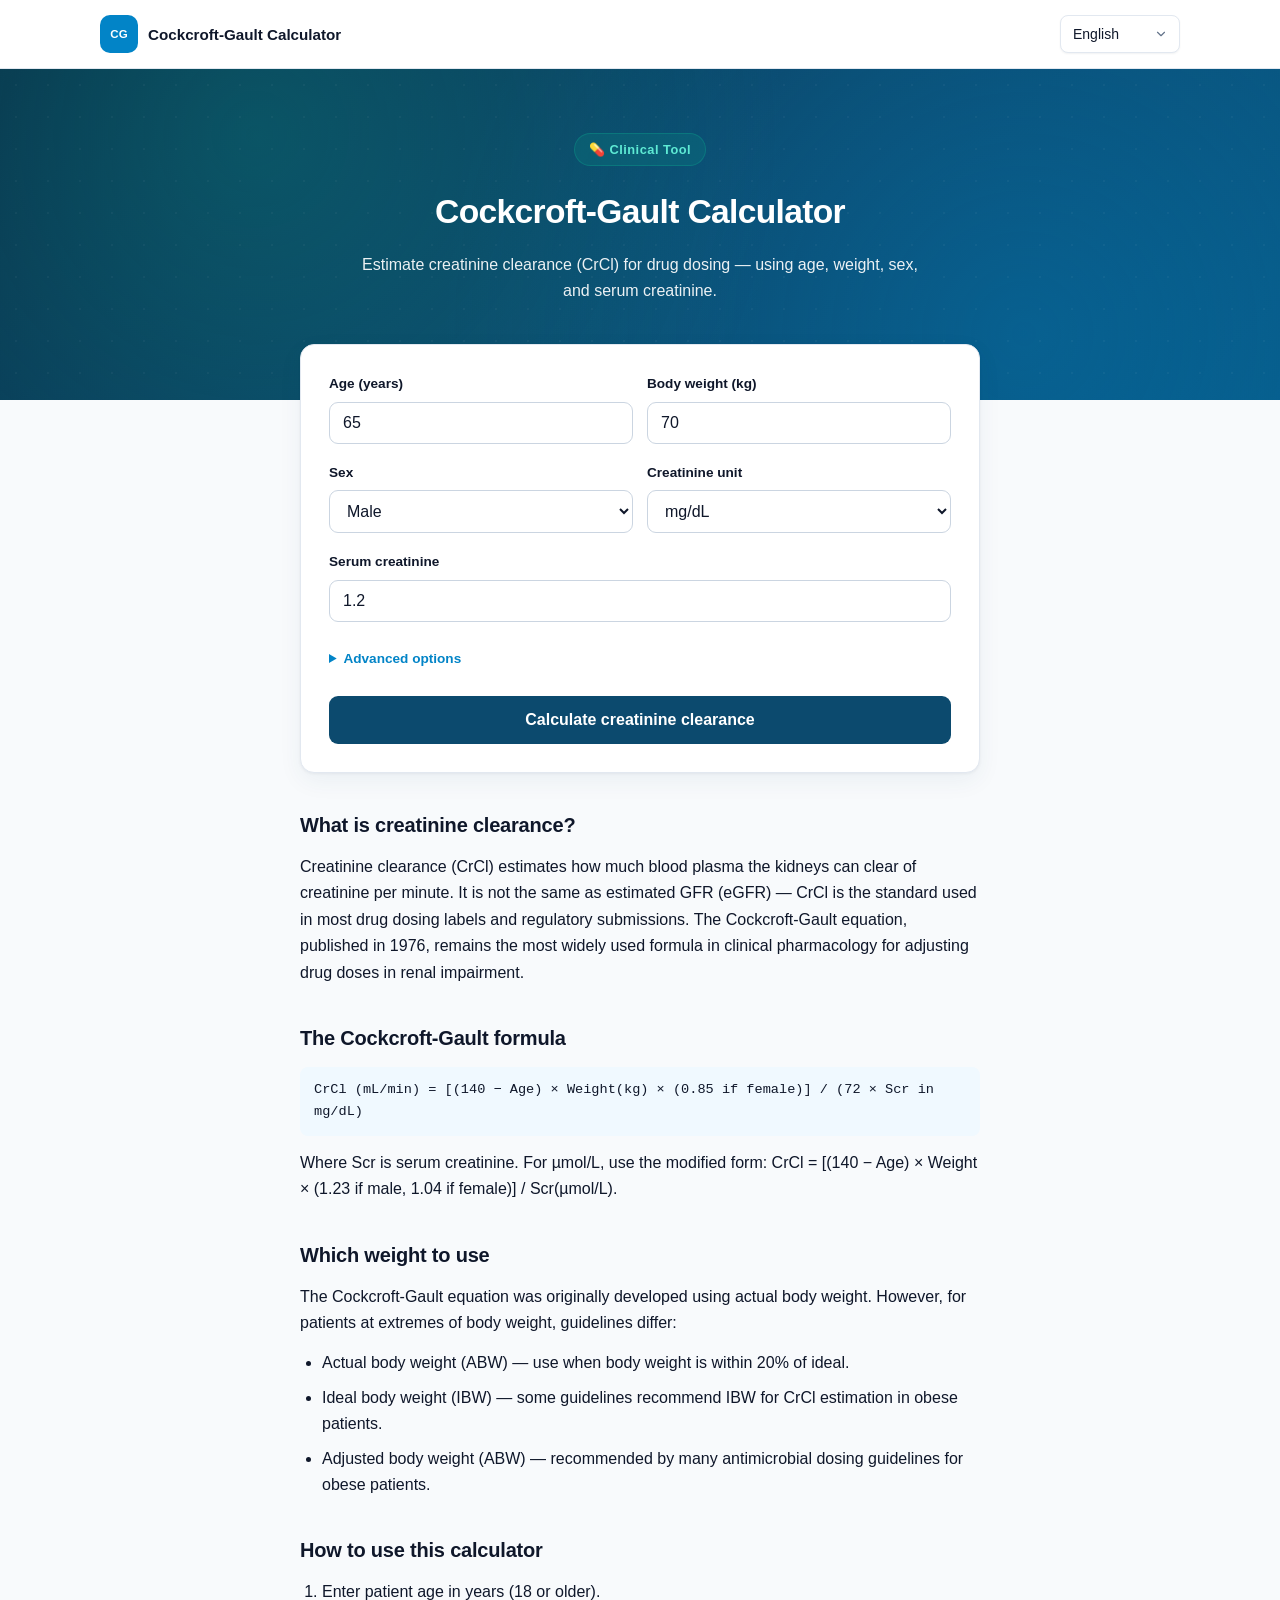
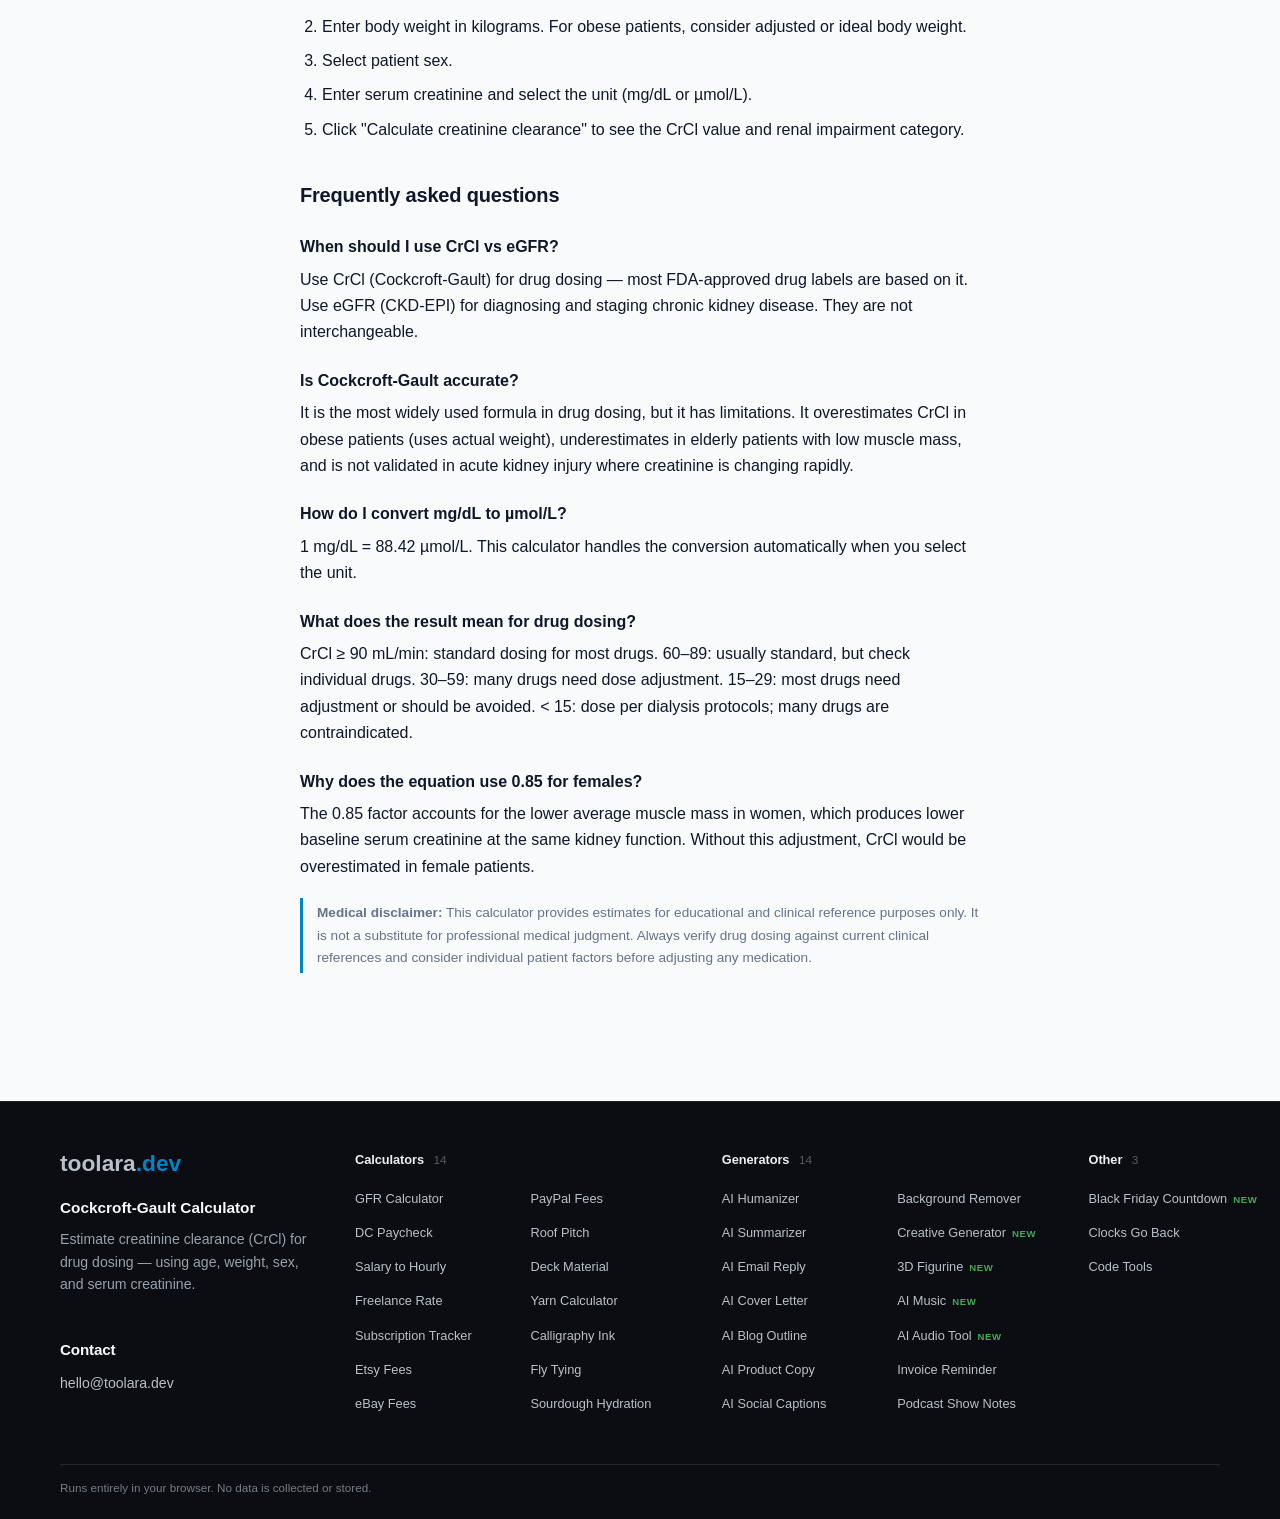
<file: index.html>
<!DOCTYPE html>
<html lang="en">
<head>
<meta charset="UTF-8">
<meta name="viewport" content="width=device-width, initial-scale=1.0">
<title>Cockcroft-Gault Calculator — Creatinine Clearance (CrCl) for Drug Dosing</title>
<meta name="description" content="Free Cockcroft-Gault calculator. Estimate creatinine clearance (CrCl) for drug dosing, using age, weight, sex, and serum creatinine. Includes renal impairment staging.">
<meta name="keywords" content="cockcroft-gault calculator, creatinine clearance calculator, crcl calculator, renal function calculator, drug dosing renal impairment">
<meta name="robots" content="index, follow, max-snippet:-1, max-image-preview:large">
<meta name="theme-color" content="#0c4a6e">

<link rel="canonical" href="https://crcl.toolara.dev/">
<link rel="alternate" hreflang="en" href="https://crcl.toolara.dev/">
<link rel="alternate" hreflang="zh-Hans" href="https://crcl.toolara.dev/zh/">
<link rel="alternate" hreflang="x-default" href="https://crcl.toolara.dev/">

<meta property="og:type" content="website">
<meta property="og:title" content="Cockcroft-Gault Calculator — Creatinine Clearance (CrCl)">
<meta property="og:description" content="Estimate creatinine clearance for drug dosing using the Cockcroft-Gault equation.">
<meta property="og:url" content="https://crcl.toolara.dev/">
<meta property="og:image" content="https://crcl.toolara.dev/og-image.png">
<meta property="og:image:width" content="1200">
<meta property="og:image:height" content="630">
<meta property="og:image:alt" content="Cockcroft-Gault Calculator — Creatinine Clearance (CrCl)">
<meta name="twitter:card" content="summary_large_image">
<meta name="twitter:image" content="https://crcl.toolara.dev/og-image.png">
<meta property="og:locale" content="en_US">

<script type="application/ld+json">
{
  "@context": "https://schema.org",
  "@type": "WebApplication",
  "name": "Cockcroft-Gault Calculator",
  "url": "https://crcl.toolara.dev/",
  "applicationCategory": "HealthApplication",
  "operatingSystem": "Any",
  "description": "Free Cockcroft-Gault calculator for creatinine clearance estimation in drug dosing.",
  "offers": { "@type": "Offer", "price": "0", "priceCurrency": "USD" }
}
</script>

<link rel="stylesheet" href="/css/style.css">
<style id="footer-groups-css">
.site-footer-grid{grid-template-columns:minmax(0,0.85fr) minmax(0,2.65fr)!important;gap:40px!important}
.site-footer-column:nth-child(2){grid-row:1/span 2!important}
.site-footer-column:nth-child(3){grid-column:1!important;grid-row:2!important}
.site-footer-explore{display:grid;grid-template-columns:repeat(3,minmax(0,1fr));gap:22px 20px;align-content:start}
.site-footer-group{min-width:0}
.site-footer-group-title{margin:0 0 9px;padding-bottom:8px;border-bottom:1px solid rgba(255,255,255,0.16);color:#f8fafc;font-size:0.7rem;font-weight:700;letter-spacing:0.06em;text-transform:uppercase;opacity:.75}
.site-footer-group .site-footer-links{display:grid!important;grid-template-columns:minmax(0,1fr)!important;gap:7px;font-size:0.85rem;line-height:1.4}
@media(max-width:960px){.site-footer-grid{grid-template-columns:1fr!important;gap:30px!important}
.site-footer-column:nth-child(2){grid-row:auto!important}.site-footer-column:nth-child(3){grid-column:auto!important;grid-row:auto!important}
.site-footer-explore{grid-template-columns:repeat(2,minmax(0,1fr))}}
</style>
<style id="fc-cloud-css">
/* Footer tool columns - Linear style (design v3-A) */
.site-footer-grid{grid-template-columns:1.05fr 1.35fr 1.35fr 0.55fr !important;gap:44px !important}
/* 覆盖子站旧版 nth-child 网格定位残留 */
.site-footer .site-footer-column:nth-child(2),.site-footer .site-footer-column:nth-child(3),.site-footer .site-footer-column:nth-child(4){grid-row:auto !important;grid-column:auto !important;display:block !important}
.site-footer .fa-h4{font-size:0.8rem;font-weight:600;color:#eceef0;margin:0 0 16px;letter-spacing:-0.005em}
.site-footer .fa-h4 .n{color:#565b63;font-weight:500;margin-left:6px;font-size:0.74rem}
.site-footer ul.fa-list{list-style:none;margin:0;padding:0;columns:2;column-gap:28px}
.site-footer ul.fa-list.single{columns:1}
.site-footer ul.fa-list li{margin-bottom:11px;break-inside:avoid}
.site-footer ul.fa-list a{font-size:0.8rem;color:#83898f;text-decoration:none;transition:color 0.12s;white-space:nowrap}
.site-footer ul.fa-list a:hover{color:#f0f2f4}
.site-footer ul.fa-list a .fa-new{color:#46a758;font-size:0.6rem;font-weight:700;letter-spacing:0.06em;margin-left:6px}
.site-footer .fa-contact{margin-top:18px}.site-footer .fa-contact-h{margin:42px 0 10px !important;color:#f8fafc;font-size:0.95rem;font-weight:650}
@media(max-width:960px){.site-footer-grid{grid-template-columns:1fr 1fr !important;gap:32px !important}}
@media(max-width:640px){.site-footer-grid{grid-template-columns:1fr !important;gap:26px !important}}
</style></head>
<body>
<header class="site-header"><div class="site-header-inner"><a class="site-brand" href="/" aria-label="cockcroft-gault-calculator"><span class="site-brand-mark" aria-hidden="true">CG</span><span class="site-brand-name" data-i18n="title"></span></a><nav class="site-nav" aria-label="Site navigation"><select id="langSelect" onchange="setLang(this.value)" aria-label="Language">
      <option value="en">English</option>
      <option value="zh">简体中文</option>
    </select></nav></div></header>


<header class="hero">

  <div class="hero-inner">
    <div class="hero-badge">💊 Clinical Tool</div>
    <h1 data-i18n="title">Cockcroft-Gault Calculator</h1>
    <p data-i18n="subtitle">Estimate creatinine clearance (CrCl) for drug dosing — using age, weight, sex, and serum creatinine.</p>
  </div>
</header>

<main class="wrap">
  <section class="card">
    <h2 class="visually-hidden" data-i18n="calcHeading">Calculator</h2>

    <div class="row">
      <div>
        <label for="age" data-i18n="ageLabel">Age (years)</label>
        <input type="number" id="age" min="18" max="120" placeholder="65" value="65" inputmode="numeric">
      </div>
      <div>
        <label for="weight" data-i18n="weightLabel">Body weight (kg)</label>
        <input type="number" id="weight" min="1" max="300" step="0.1" placeholder="70" value="70" inputmode="decimal">
      </div>
    </div>

    <div class="row">
      <div>
        <label for="sex" data-i18n="sexLabel">Sex</label>
        <select id="sex">
          <option value="male" data-i18n="male">Male</option>
          <option value="female" data-i18n="female">Female</option>
        </select>
      </div>
      <div>
        <label for="creatUnit" data-i18n="creatUnitLabel">Creatinine unit</label>
        <select id="creatUnit">
          <option value="mgdl" data-i18n="unitMgdl">mg/dL</option>
          <option value="umol" data-i18n="unitUmol">µmol/L</option>
        </select>
      </div>
    </div>

    <label for="creat" data-i18n="creatLabel">Serum creatinine</label>
    <input type="number" id="creat" min="0.1" step="0.01" placeholder="1.2" value="1.2" inputmode="decimal">

    <details class="advanced">
      <summary data-i18n="advancedLabel">Advanced options</summary>
      <label for="weightType" data-i18n="weightTypeLabel">Weight type</label>
      <select id="weightType">
        <option value="actual" data-i18n="weightActual">Actual body weight</option>
        <option value="ideal" data-i18n="weightIdeal">Ideal body weight (IBW)</option>
        <option value="adjusted" data-i18n="weightAdjusted">Adjusted body weight (ABW)</option>
      </select>
      <p class="hint" data-i18n="weightHint">For obese patients, some guidelines recommend using adjusted body weight (ABW) instead of actual body weight.</p>
    </details>

    <button class="calc" type="button" onclick="calculate()" data-i18n="calcBtn">Calculate creatinine clearance</button>

    <div id="result" role="region" aria-live="polite">
      <div class="result-label" data-i18n="resultLabel">Estimated creatinine clearance</div>
      <div class="crcl-value"><span id="crclNum">—</span><span class="crcl-unit"> mL/min</span></div>
      <div class="stage-note" id="stageNote"></div>

      <div class="breakdown">
        <div class="bd-row"><span data-i18n="bdFormula">Formula used</span><strong id="bdFormula">—</strong></div>
        <div class="bd-row"><span data-i18n="bdAge">Age</span><strong id="bdAge">—</strong></div>
        <div class="bd-row"><span data-i18n="bdWeight">Weight used</span><strong id="bdWeight">—</strong></div>
        <div class="bd-row"><span data-i18n="bdSex">Sex</span><strong id="bdSex">—</strong></div>
        <div class="bd-row"><span data-i18n="bdCreat">Serum creatinine</span><strong id="bdCreat">—</strong></div>
      </div>

      <div class="renal-stages">
        <h3 data-i18n="stagesTitle">Renal function staging (CrCl)</h3>
        <table>
          <thead>
            <tr><th data-i18n="thCrcl">CrCl (mL/min)</th><th data-i18n="thStage">Category</th><th data-i18n="thDose">Typical drug dosing note</th></tr>
          </thead>
          <tbody>
            <tr><td>≥ 90</td><td data-i18n="stageNormal">Normal</td><td data-i18n="doseNormal">Standard dosing</td></tr>
            <tr><td>60–89</td><td data-i18n="stageMild">Mild impairment</td><td data-i18n="doseMild">Usually standard dosing; check individual drugs</td></tr>
            <tr><td>30–59</td><td data-i18n="stageModerate">Moderate impairment</td><td data-i18n="doseModerate">Many drugs require dose adjustment</td></tr>
            <tr><td>15–29</td><td data-i18n="stageSevere">Severe impairment</td><td data-i18n="doseSevere">Most drugs require dose adjustment or avoidance</td></tr>
            <tr><td>&lt; 15</td><td data-i18n="stageFailure">Kidney failure</td><td data-i18n="doseFailure">Dose per dialysis protocol; many drugs contraindicated</td></tr>
          </tbody>
        </table>
      </div>

      <div class="share-row">
        <button class="share-btn" type="button" onclick="copyShareLink()" data-i18n="shareBtn">Copy shareable link</button>
        <span class="share-copied" id="shareCopied" data-i18n="shareCopied">Copied!</span>
      </div>

      <div class="result-disclaimer" data-i18n="resultDisclaimer">Estimate only. Cockcroft-Gault is not validated in acute kidney injury, unstable creatinine, pregnancy, or extremes of body weight. Always consult clinical dosing references and adjust for individual patient factors.</div>
    </div>
  </section>

  <section>
    <h2 data-i18n="whatIsTitle">What is creatinine clearance?</h2>
    <p data-i18n="whatIsText">Creatinine clearance (CrCl) estimates how much blood plasma the kidneys can clear of creatinine per minute. It is not the same as estimated GFR (eGFR) — CrCl is the standard used in most drug dosing labels and regulatory submissions. The Cockcroft-Gault equation, published in 1976, remains the most widely used formula in clinical pharmacology for adjusting drug doses in renal impairment.</p>
  </section>

  <section>
    <h2 data-i18n="formulaTitle">The Cockcroft-Gault formula</h2>
    <p class="formula">CrCl (mL/min) = [(140 − Age) × Weight(kg) × (0.85 if female)] / (72 × Scr in mg/dL)</p>
    <p data-i18n="formulaText">Where Scr is serum creatinine. For µmol/L, use the modified form: CrCl = [(140 − Age) × Weight × (1.23 if male, 1.04 if female)] / Scr(µmol/L).</p>
  </section>

  <section>
    <h2 data-i18n="weightTitle">Which weight to use</h2>
    <p data-i18n="weightText">The Cockcroft-Gault equation was originally developed using actual body weight. However, for patients at extremes of body weight, guidelines differ:</p>
    <ul>
      <li data-i18n="wtActual"><strong>Actual body weight (ABW)</strong> — use when body weight is within 20% of ideal.</li>
      <li data-i18n="wtIdeal"><strong>Ideal body weight (IBW)</strong> — some guidelines recommend IBW for CrCl estimation in obese patients.</li>
      <li data-i18n="wtAdjusted"><strong>Adjusted body weight (ABW)</strong> — recommended by many antimicrobial dosing guidelines for obese patients.</li>
    </ul>
  </section>

  <section>
    <h2 data-i18n="howToTitle">How to use this calculator</h2>
    <ol>
      <li data-i18n="howTo1">Enter patient age in years (18 or older).</li>
      <li data-i18n="howTo2">Enter body weight in kilograms. For obese patients, consider adjusted or ideal body weight.</li>
      <li data-i18n="howTo3">Select patient sex.</li>
      <li data-i18n="howTo4">Enter serum creatinine and select the unit (mg/dL or µmol/L).</li>
      <li data-i18n="howTo5">Click "Calculate creatinine clearance" to see the CrCl value and renal impairment category.</li>
    </ol>
  </section>

  <section>
    <h2 data-i18n="faqTitle">Frequently asked questions</h2>
    <h3 data-i18n="faq1q">When should I use CrCl vs eGFR?</h3>
    <p data-i18n="faq1a">Use CrCl (Cockcroft-Gault) for drug dosing — most FDA-approved drug labels are based on it. Use eGFR (CKD-EPI) for diagnosing and staging chronic kidney disease. They are not interchangeable.</p>

    <h3 data-i18n="faq2q">Is Cockcroft-Gault accurate?</h3>
    <p data-i18n="faq2a">It is the most widely used formula in drug dosing, but it has limitations. It overestimates CrCl in obese patients (uses actual weight), underestimates in elderly patients with low muscle mass, and is not validated in acute kidney injury where creatinine is changing rapidly.</p>

    <h3 data-i18n="faq3q">How do I convert mg/dL to µmol/L?</h3>
    <p data-i18n="faq3a">1 mg/dL = 88.42 µmol/L. This calculator handles the conversion automatically when you select the unit.</p>

    <h3 data-i18n="faq4q">What does the result mean for drug dosing?</h3>
    <p data-i18n="faq4a">CrCl ≥ 90 mL/min: standard dosing for most drugs. 60–89: usually standard, but check individual drugs. 30–59: many drugs need dose adjustment. 15–29: most drugs need adjustment or should be avoided. &lt; 15: dose per dialysis protocols; many drugs are contraindicated.</p>

    <h3 data-i18n="faq5q">Why does the equation use 0.85 for females?</h3>
    <p data-i18n="faq5a">The 0.85 factor accounts for the lower average muscle mass in women, which produces lower baseline serum creatinine at the same kidney function. Without this adjustment, CrCl would be overestimated in female patients.</p>

    <div class="disclaimer" data-i18n="disclaimer"><strong>Medical disclaimer:</strong> This calculator provides estimates for educational and clinical reference purposes only. It is not a substitute for professional medical judgment. Always verify drug dosing against current clinical references and consider individual patient factors before adjusting any medication.</div>
  </section>
</main>

<footer class="footer site-footer">
<div class="site-footer-inner">
<div class="site-footer-grid"><section class="site-footer-column">
<a class="site-footer-wordmark" href="https://toolara.dev/" aria-label="toolara.dev">toolara<span class="tld">.dev</span></a>
<p class="site-footer-site-name" data-i18n="title">Cockcroft-Gault Calculator</p>
<p class="site-footer-description" data-i18n="subtitle">Estimate creatinine clearance (CrCl) for drug dosing — using age, weight, sex, and serum creatinine.</p>
<h2 class="fa-contact-h">Contact</h2><p class="site-footer-contact fa-contact"><a href="mailto:hello@toolara.dev">hello@toolara.dev</a></p></section><section class="site-footer-column"><h4 class="fa-h4">Calculators <span class="n">14</span></h4><ul class="fa-list"><li><a href="https://gfr.toolara.dev/">GFR Calculator</a></li><li><a href="https://dc-pay.toolara.dev/">DC Paycheck</a></li><li><a href="https://salary.toolara.dev/">Salary to Hourly</a></li><li><a href="https://freelance.toolara.dev/">Freelance Rate</a></li><li><a href="https://subscriptions.toolara.dev/">Subscription Tracker</a></li><li><a href="https://etsy.toolara.dev/">Etsy Fees</a></li><li><a href="https://ebay.toolara.dev/">eBay Fees</a></li><li><a href="https://paypal.toolara.dev/">PayPal Fees</a></li><li><a href="https://roof.toolara.dev/">Roof Pitch</a></li><li><a href="https://deck.toolara.dev/">Deck Material</a></li><li><a href="https://yarn.toolara.dev/">Yarn Calculator</a></li><li><a href="https://calligraphy.toolara.dev/">Calligraphy Ink</a></li><li><a href="https://flytying.toolara.dev/">Fly Tying</a></li><li><a href="https://sourdough.toolara.dev/">Sourdough Hydration</a></li></ul></section><section class="site-footer-column"><h4 class="fa-h4">Generators <span class="n">14</span></h4><ul class="fa-list"><li><a href="https://humanize.toolara.dev/">AI Humanizer</a></li><li><a href="https://summarize.toolara.dev/">AI Summarizer</a></li><li><a href="https://emailreply.toolara.dev/">AI Email Reply</a></li><li><a href="https://coverletter.toolara.dev/">AI Cover Letter</a></li><li><a href="https://blogoutline.toolara.dev/">AI Blog Outline</a></li><li><a href="https://productcopy.toolara.dev/">AI Product Copy</a></li><li><a href="https://captions.toolara.dev/">AI Social Captions</a></li><li><a href="https://background.toolara.dev/">Background Remover</a></li><li><a href="https://creative.toolara.dev/">Creative Generator<span class="fa-new">NEW</span></a></li><li><a href="https://figurine.toolara.dev/">3D Figurine<span class="fa-new">NEW</span></a></li><li><a href="https://music.toolara.dev/">AI Music<span class="fa-new">NEW</span></a></li><li><a href="https://audio.toolara.dev/">AI Audio Tool<span class="fa-new">NEW</span></a></li><li><a href="https://invoices.toolara.dev/">Invoice Reminder</a></li><li><a href="https://podcast.toolara.dev/">Podcast Show Notes</a></li></ul></section><section class="site-footer-column"><h4 class="fa-h4">Other <span class="n">3</span></h4><ul class="fa-list single"><li><a href="https://blackfriday.toolara.dev/">Black Friday Countdown<span class="fa-new">NEW</span></a></li><li><a href="https://clocksgoback.toolara.dev/">Clocks Go Back</a></li><li><a href="https://devtools.toolara.dev/">Code Tools</a></li></ul></section></div>
<div class="site-footer-bottom"><p class="site-footer-privacy" data-i18n="footer">Runs entirely in your browser. No data is collected or stored.</p></div>
</div>
</footer>

<script src="/js/i18n.js"></script>
<script src="/js/calculator.js"></script>
</body>
</html>
</file>
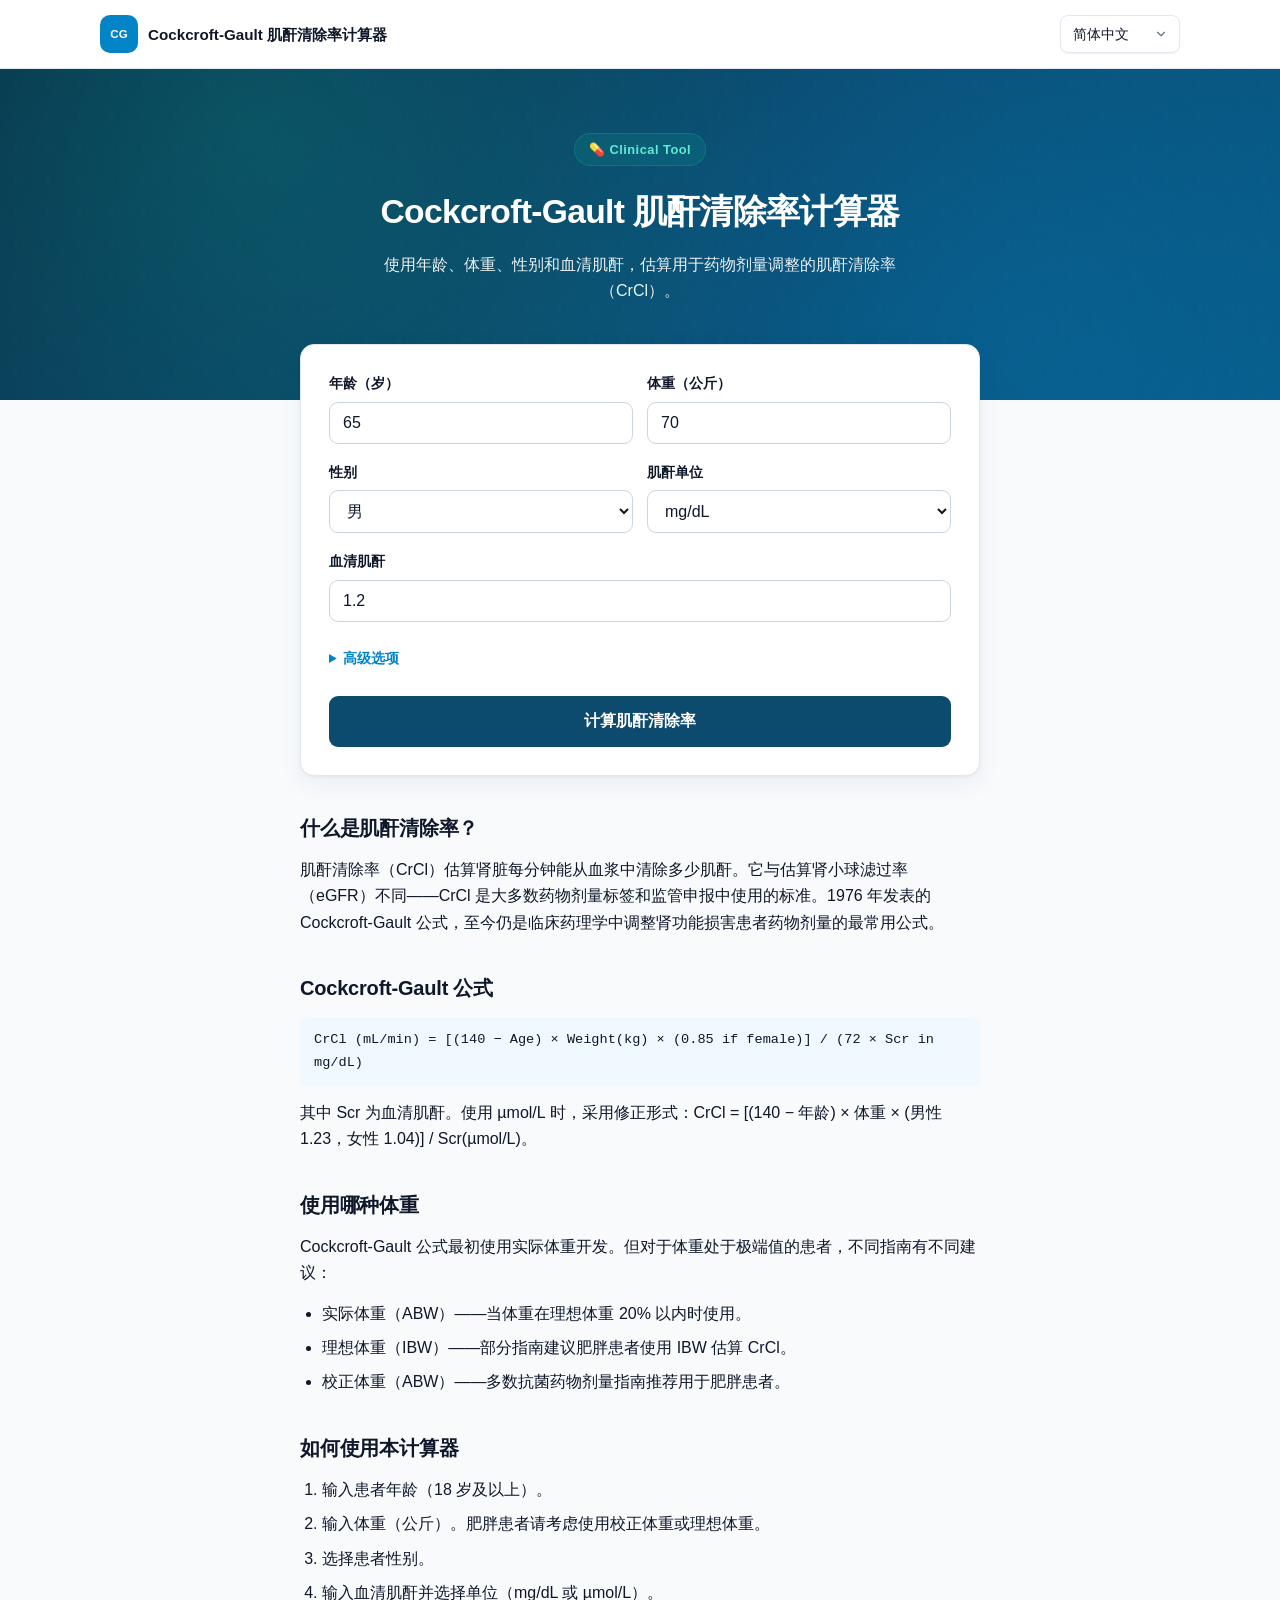
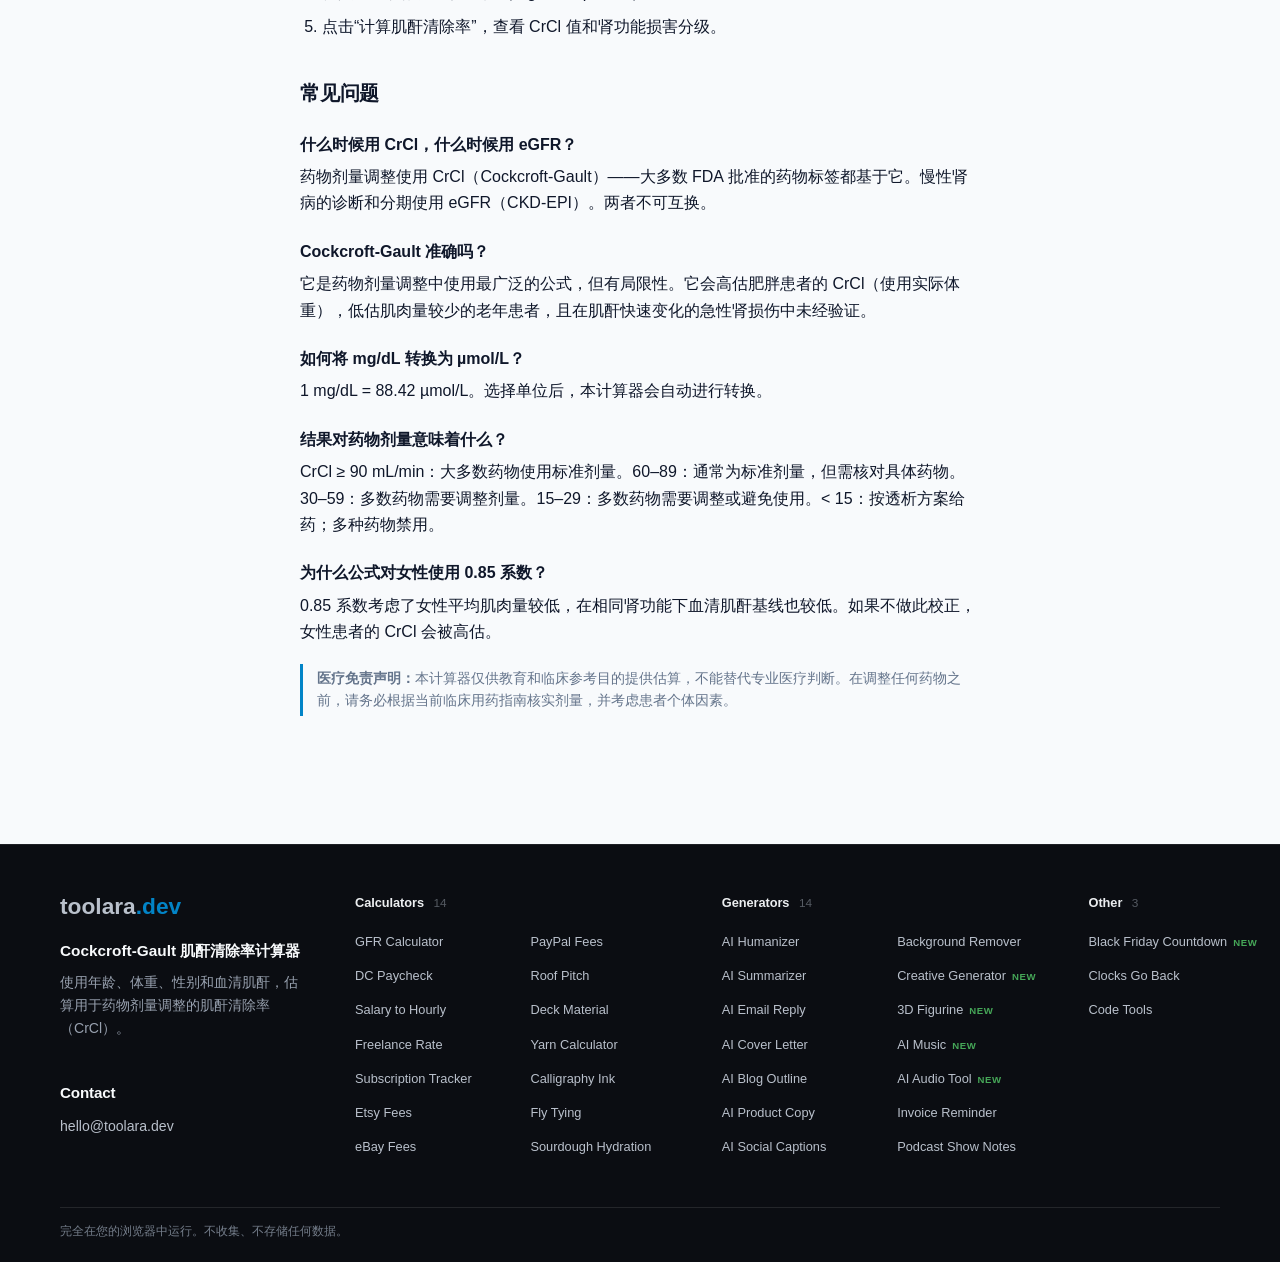
<file: zh/index.html>
<!DOCTYPE html>
<html lang="zh-Hans">
<head>
<meta charset="UTF-8">
<meta name="viewport" content="width=device-width, initial-scale=1.0">
<title>Cockcroft-Gault Calculator — Creatinine Clearance (CrCl) for Drug Dosing</title>
<meta name="description" content="Free Cockcroft-Gault calculator. Estimate creatinine clearance (CrCl) for drug dosing, using age, weight, sex, and serum creatinine. Includes renal impairment staging.">
<meta name="keywords" content="cockcroft-gault calculator, creatinine clearance calculator, crcl calculator, renal function calculator, drug dosing renal impairment">
<meta name="robots" content="index, follow, max-snippet:-1, max-image-preview:large">
<meta name="theme-color" content="#0c4a6e">

<link rel="canonical" href="https://crcl.toolara.dev/zh/">
<link rel="alternate" hreflang="en" href="https://crcl.toolara.dev/">
<link rel="alternate" hreflang="zh-Hans" href="https://crcl.toolara.dev/zh/">
<link rel="alternate" hreflang="x-default" href="https://crcl.toolara.dev/">

<meta property="og:type" content="website">
<meta property="og:title" content="Cockcroft-Gault Calculator — Creatinine Clearance (CrCl)">
<meta property="og:description" content="Estimate creatinine clearance for drug dosing using the Cockcroft-Gault equation.">
<meta property="og:url" content="https://crcl.toolara.dev/zh/">
<meta property="og:image" content="https://crcl.toolara.dev/og-image.png">
<meta property="og:image:width" content="1200">
<meta property="og:image:height" content="630">
<meta property="og:image:alt" content="Cockcroft-Gault Calculator — Creatinine Clearance (CrCl)">
<meta name="twitter:card" content="summary_large_image">
<meta name="twitter:image" content="https://crcl.toolara.dev/og-image.png">
<meta property="og:locale" content="en_US">

<script type="application/ld+json">
{
  "@context": "https://schema.org",
  "@type": "WebApplication",
  "name": "Cockcroft-Gault Calculator",
  "url": "https://crcl.toolara.dev/zh/",
  "applicationCategory": "HealthApplication",
  "operatingSystem": "Any",
  "description": "Free Cockcroft-Gault calculator for creatinine clearance estimation in drug dosing.",
  "offers": { "@type": "Offer", "price": "0", "priceCurrency": "USD" }
}
</script>

<script>window.__FORCE_LANG__ = 'zh';</script>
<link rel="stylesheet" href="/css/style.css">
<style id="footer-groups-css">
.site-footer-grid{grid-template-columns:minmax(0,0.85fr) minmax(0,2.65fr)!important;gap:40px!important}
.site-footer-column:nth-child(2){grid-row:1/span 2!important}
.site-footer-column:nth-child(3){grid-column:1!important;grid-row:2!important}
.site-footer-explore{display:grid;grid-template-columns:repeat(3,minmax(0,1fr));gap:22px 20px;align-content:start}
.site-footer-group{min-width:0}
.site-footer-group-title{margin:0 0 9px;padding-bottom:8px;border-bottom:1px solid rgba(255,255,255,0.16);color:#f8fafc;font-size:0.7rem;font-weight:700;letter-spacing:0.06em;text-transform:uppercase;opacity:.75}
.site-footer-group .site-footer-links{display:grid!important;grid-template-columns:minmax(0,1fr)!important;gap:7px;font-size:0.85rem;line-height:1.4}
@media(max-width:960px){.site-footer-grid{grid-template-columns:1fr!important;gap:30px!important}
.site-footer-column:nth-child(2){grid-row:auto!important}.site-footer-column:nth-child(3){grid-column:auto!important;grid-row:auto!important}
.site-footer-explore{grid-template-columns:repeat(2,minmax(0,1fr))}}
</style>
<style id="fc-cloud-css">
/* Footer tool columns - Linear style (design v3-A) */
.site-footer-grid{grid-template-columns:1.05fr 1.35fr 1.35fr 0.55fr !important;gap:44px !important}
/* 覆盖子站旧版 nth-child 网格定位残留 */
.site-footer .site-footer-column:nth-child(2),.site-footer .site-footer-column:nth-child(3),.site-footer .site-footer-column:nth-child(4){grid-row:auto !important;grid-column:auto !important;display:block !important}
.site-footer .fa-h4{font-size:0.8rem;font-weight:600;color:#eceef0;margin:0 0 16px;letter-spacing:-0.005em}
.site-footer .fa-h4 .n{color:#565b63;font-weight:500;margin-left:6px;font-size:0.74rem}
.site-footer ul.fa-list{list-style:none;margin:0;padding:0;columns:2;column-gap:28px}
.site-footer ul.fa-list.single{columns:1}
.site-footer ul.fa-list li{margin-bottom:11px;break-inside:avoid}
.site-footer ul.fa-list a{font-size:0.8rem;color:#83898f;text-decoration:none;transition:color 0.12s;white-space:nowrap}
.site-footer ul.fa-list a:hover{color:#f0f2f4}
.site-footer ul.fa-list a .fa-new{color:#46a758;font-size:0.6rem;font-weight:700;letter-spacing:0.06em;margin-left:6px}
.site-footer .fa-contact{margin-top:18px}.site-footer .fa-contact-h{margin:42px 0 10px !important;color:#f8fafc;font-size:0.95rem;font-weight:650}
@media(max-width:960px){.site-footer-grid{grid-template-columns:1fr 1fr !important;gap:32px !important}}
@media(max-width:640px){.site-footer-grid{grid-template-columns:1fr !important;gap:26px !important}}
</style></head>
<body>
<header class="site-header"><div class="site-header-inner"><a class="site-brand" href="/" aria-label="cockcroft-gault-calculator"><span class="site-brand-mark" aria-hidden="true">CG</span><span class="site-brand-name" data-i18n="title"></span></a><nav class="site-nav" aria-label="Site navigation"><select id="langSelect" onchange="setLang(this.value)" aria-label="Language">
      <option value="en">English</option>
      <option value="zh">简体中文</option>
    </select></nav></div></header>


<header class="hero">

  <div class="hero-inner">
    <div class="hero-badge">💊 Clinical Tool</div>
    <h1 data-i18n="title">Cockcroft-Gault Calculator</h1>
    <p data-i18n="subtitle">Estimate creatinine clearance (CrCl) for drug dosing — using age, weight, sex, and serum creatinine.</p>
  </div>
</header>

<main class="wrap">
  <section class="card">
    <h2 class="visually-hidden" data-i18n="calcHeading">Calculator</h2>

    <div class="row">
      <div>
        <label for="age" data-i18n="ageLabel">Age (years)</label>
        <input type="number" id="age" min="18" max="120" placeholder="65" value="65" inputmode="numeric">
      </div>
      <div>
        <label for="weight" data-i18n="weightLabel">Body weight (kg)</label>
        <input type="number" id="weight" min="1" max="300" step="0.1" placeholder="70" value="70" inputmode="decimal">
      </div>
    </div>

    <div class="row">
      <div>
        <label for="sex" data-i18n="sexLabel">Sex</label>
        <select id="sex">
          <option value="male" data-i18n="male">Male</option>
          <option value="female" data-i18n="female">Female</option>
        </select>
      </div>
      <div>
        <label for="creatUnit" data-i18n="creatUnitLabel">Creatinine unit</label>
        <select id="creatUnit">
          <option value="mgdl" data-i18n="unitMgdl">mg/dL</option>
          <option value="umol" data-i18n="unitUmol">µmol/L</option>
        </select>
      </div>
    </div>

    <label for="creat" data-i18n="creatLabel">Serum creatinine</label>
    <input type="number" id="creat" min="0.1" step="0.01" placeholder="1.2" value="1.2" inputmode="decimal">

    <details class="advanced">
      <summary data-i18n="advancedLabel">Advanced options</summary>
      <label for="weightType" data-i18n="weightTypeLabel">Weight type</label>
      <select id="weightType">
        <option value="actual" data-i18n="weightActual">Actual body weight</option>
        <option value="ideal" data-i18n="weightIdeal">Ideal body weight (IBW)</option>
        <option value="adjusted" data-i18n="weightAdjusted">Adjusted body weight (ABW)</option>
      </select>
      <p class="hint" data-i18n="weightHint">For obese patients, some guidelines recommend using adjusted body weight (ABW) instead of actual body weight.</p>
    </details>

    <button class="calc" type="button" onclick="calculate()" data-i18n="calcBtn">Calculate creatinine clearance</button>

    <div id="result" role="region" aria-live="polite">
      <div class="result-label" data-i18n="resultLabel">Estimated creatinine clearance</div>
      <div class="crcl-value"><span id="crclNum">—</span><span class="crcl-unit"> mL/min</span></div>
      <div class="stage-note" id="stageNote"></div>

      <div class="breakdown">
        <div class="bd-row"><span data-i18n="bdFormula">Formula used</span><strong id="bdFormula">—</strong></div>
        <div class="bd-row"><span data-i18n="bdAge">Age</span><strong id="bdAge">—</strong></div>
        <div class="bd-row"><span data-i18n="bdWeight">Weight used</span><strong id="bdWeight">—</strong></div>
        <div class="bd-row"><span data-i18n="bdSex">Sex</span><strong id="bdSex">—</strong></div>
        <div class="bd-row"><span data-i18n="bdCreat">Serum creatinine</span><strong id="bdCreat">—</strong></div>
      </div>

      <div class="renal-stages">
        <h3 data-i18n="stagesTitle">Renal function staging (CrCl)</h3>
        <table>
          <thead>
            <tr><th data-i18n="thCrcl">CrCl (mL/min)</th><th data-i18n="thStage">Category</th><th data-i18n="thDose">Typical drug dosing note</th></tr>
          </thead>
          <tbody>
            <tr><td>≥ 90</td><td data-i18n="stageNormal">Normal</td><td data-i18n="doseNormal">Standard dosing</td></tr>
            <tr><td>60–89</td><td data-i18n="stageMild">Mild impairment</td><td data-i18n="doseMild">Usually standard dosing; check individual drugs</td></tr>
            <tr><td>30–59</td><td data-i18n="stageModerate">Moderate impairment</td><td data-i18n="doseModerate">Many drugs require dose adjustment</td></tr>
            <tr><td>15–29</td><td data-i18n="stageSevere">Severe impairment</td><td data-i18n="doseSevere">Most drugs require dose adjustment or avoidance</td></tr>
            <tr><td>&lt; 15</td><td data-i18n="stageFailure">Kidney failure</td><td data-i18n="doseFailure">Dose per dialysis protocol; many drugs contraindicated</td></tr>
          </tbody>
        </table>
      </div>

      <div class="share-row">
        <button class="share-btn" type="button" onclick="copyShareLink()" data-i18n="shareBtn">Copy shareable link</button>
        <span class="share-copied" id="shareCopied" data-i18n="shareCopied">Copied!</span>
      </div>

      <div class="result-disclaimer" data-i18n="resultDisclaimer">Estimate only. Cockcroft-Gault is not validated in acute kidney injury, unstable creatinine, pregnancy, or extremes of body weight. Always consult clinical dosing references and adjust for individual patient factors.</div>
    </div>
  </section>

  <section>
    <h2 data-i18n="whatIsTitle">What is creatinine clearance?</h2>
    <p data-i18n="whatIsText">Creatinine clearance (CrCl) estimates how much blood plasma the kidneys can clear of creatinine per minute. It is not the same as estimated GFR (eGFR) — CrCl is the standard used in most drug dosing labels and regulatory submissions. The Cockcroft-Gault equation, published in 1976, remains the most widely used formula in clinical pharmacology for adjusting drug doses in renal impairment.</p>
  </section>

  <section>
    <h2 data-i18n="formulaTitle">The Cockcroft-Gault formula</h2>
    <p class="formula">CrCl (mL/min) = [(140 − Age) × Weight(kg) × (0.85 if female)] / (72 × Scr in mg/dL)</p>
    <p data-i18n="formulaText">Where Scr is serum creatinine. For µmol/L, use the modified form: CrCl = [(140 − Age) × Weight × (1.23 if male, 1.04 if female)] / Scr(µmol/L).</p>
  </section>

  <section>
    <h2 data-i18n="weightTitle">Which weight to use</h2>
    <p data-i18n="weightText">The Cockcroft-Gault equation was originally developed using actual body weight. However, for patients at extremes of body weight, guidelines differ:</p>
    <ul>
      <li data-i18n="wtActual"><strong>Actual body weight (ABW)</strong> — use when body weight is within 20% of ideal.</li>
      <li data-i18n="wtIdeal"><strong>Ideal body weight (IBW)</strong> — some guidelines recommend IBW for CrCl estimation in obese patients.</li>
      <li data-i18n="wtAdjusted"><strong>Adjusted body weight (ABW)</strong> — recommended by many antimicrobial dosing guidelines for obese patients.</li>
    </ul>
  </section>

  <section>
    <h2 data-i18n="howToTitle">How to use this calculator</h2>
    <ol>
      <li data-i18n="howTo1">Enter patient age in years (18 or older).</li>
      <li data-i18n="howTo2">Enter body weight in kilograms. For obese patients, consider adjusted or ideal body weight.</li>
      <li data-i18n="howTo3">Select patient sex.</li>
      <li data-i18n="howTo4">Enter serum creatinine and select the unit (mg/dL or µmol/L).</li>
      <li data-i18n="howTo5">Click "Calculate creatinine clearance" to see the CrCl value and renal impairment category.</li>
    </ol>
  </section>

  <section>
    <h2 data-i18n="faqTitle">Frequently asked questions</h2>
    <h3 data-i18n="faq1q">When should I use CrCl vs eGFR?</h3>
    <p data-i18n="faq1a">Use CrCl (Cockcroft-Gault) for drug dosing — most FDA-approved drug labels are based on it. Use eGFR (CKD-EPI) for diagnosing and staging chronic kidney disease. They are not interchangeable.</p>

    <h3 data-i18n="faq2q">Is Cockcroft-Gault accurate?</h3>
    <p data-i18n="faq2a">It is the most widely used formula in drug dosing, but it has limitations. It overestimates CrCl in obese patients (uses actual weight), underestimates in elderly patients with low muscle mass, and is not validated in acute kidney injury where creatinine is changing rapidly.</p>

    <h3 data-i18n="faq3q">How do I convert mg/dL to µmol/L?</h3>
    <p data-i18n="faq3a">1 mg/dL = 88.42 µmol/L. This calculator handles the conversion automatically when you select the unit.</p>

    <h3 data-i18n="faq4q">What does the result mean for drug dosing?</h3>
    <p data-i18n="faq4a">CrCl ≥ 90 mL/min: standard dosing for most drugs. 60–89: usually standard, but check individual drugs. 30–59: many drugs need dose adjustment. 15–29: most drugs need adjustment or should be avoided. &lt; 15: dose per dialysis protocols; many drugs are contraindicated.</p>

    <h3 data-i18n="faq5q">Why does the equation use 0.85 for females?</h3>
    <p data-i18n="faq5a">The 0.85 factor accounts for the lower average muscle mass in women, which produces lower baseline serum creatinine at the same kidney function. Without this adjustment, CrCl would be overestimated in female patients.</p>

    <div class="disclaimer" data-i18n="disclaimer"><strong>Medical disclaimer:</strong> This calculator provides estimates for educational and clinical reference purposes only. It is not a substitute for professional medical judgment. Always verify drug dosing against current clinical references and consider individual patient factors before adjusting any medication.</div>
  </section>
</main>

<footer class="footer site-footer">
<div class="site-footer-inner">
<div class="site-footer-grid"><section class="site-footer-column">
<a class="site-footer-wordmark" href="https://toolara.dev/" aria-label="toolara.dev">toolara<span class="tld">.dev</span></a>
<p class="site-footer-site-name" data-i18n="title">Cockcroft-Gault Calculator</p>
<p class="site-footer-description" data-i18n="subtitle">Estimate creatinine clearance (CrCl) for drug dosing — using age, weight, sex, and serum creatinine.</p>
<h2 class="fa-contact-h">Contact</h2><p class="site-footer-contact fa-contact"><a href="mailto:hello@toolara.dev">hello@toolara.dev</a></p></section><section class="site-footer-column"><h4 class="fa-h4">Calculators <span class="n">14</span></h4><ul class="fa-list"><li><a href="https://gfr.toolara.dev/">GFR Calculator</a></li><li><a href="https://dc-pay.toolara.dev/">DC Paycheck</a></li><li><a href="https://salary.toolara.dev/">Salary to Hourly</a></li><li><a href="https://freelance.toolara.dev/">Freelance Rate</a></li><li><a href="https://subscriptions.toolara.dev/">Subscription Tracker</a></li><li><a href="https://etsy.toolara.dev/">Etsy Fees</a></li><li><a href="https://ebay.toolara.dev/">eBay Fees</a></li><li><a href="https://paypal.toolara.dev/">PayPal Fees</a></li><li><a href="https://roof.toolara.dev/">Roof Pitch</a></li><li><a href="https://deck.toolara.dev/">Deck Material</a></li><li><a href="https://yarn.toolara.dev/">Yarn Calculator</a></li><li><a href="https://calligraphy.toolara.dev/">Calligraphy Ink</a></li><li><a href="https://flytying.toolara.dev/">Fly Tying</a></li><li><a href="https://sourdough.toolara.dev/">Sourdough Hydration</a></li></ul></section><section class="site-footer-column"><h4 class="fa-h4">Generators <span class="n">14</span></h4><ul class="fa-list"><li><a href="https://humanize.toolara.dev/">AI Humanizer</a></li><li><a href="https://summarize.toolara.dev/">AI Summarizer</a></li><li><a href="https://emailreply.toolara.dev/">AI Email Reply</a></li><li><a href="https://coverletter.toolara.dev/">AI Cover Letter</a></li><li><a href="https://blogoutline.toolara.dev/">AI Blog Outline</a></li><li><a href="https://productcopy.toolara.dev/">AI Product Copy</a></li><li><a href="https://captions.toolara.dev/">AI Social Captions</a></li><li><a href="https://background.toolara.dev/">Background Remover</a></li><li><a href="https://creative.toolara.dev/">Creative Generator<span class="fa-new">NEW</span></a></li><li><a href="https://figurine.toolara.dev/">3D Figurine<span class="fa-new">NEW</span></a></li><li><a href="https://music.toolara.dev/">AI Music<span class="fa-new">NEW</span></a></li><li><a href="https://audio.toolara.dev/">AI Audio Tool<span class="fa-new">NEW</span></a></li><li><a href="https://invoices.toolara.dev/">Invoice Reminder</a></li><li><a href="https://podcast.toolara.dev/">Podcast Show Notes</a></li></ul></section><section class="site-footer-column"><h4 class="fa-h4">Other <span class="n">3</span></h4><ul class="fa-list single"><li><a href="https://blackfriday.toolara.dev/">Black Friday Countdown<span class="fa-new">NEW</span></a></li><li><a href="https://clocksgoback.toolara.dev/">Clocks Go Back</a></li><li><a href="https://devtools.toolara.dev/">Code Tools</a></li></ul></section></div>
<div class="site-footer-bottom"><p class="site-footer-privacy" data-i18n="footer">Runs entirely in your browser. No data is collected or stored.</p></div>
</div>
</footer>

<script src="/js/i18n.js"></script>
<script src="/js/calculator.js"></script>
</body>
</html>
</file>
<file: css/style.css>
:root {
  --bg: #f8fafc; --card: #ffffff; --text: #0f172a; --muted: #64748b;
  --accent: #0284c7; --accent-dark: #0369a1; --navy: #0c4a6e; --teal: #0d9488;
  --border: #e2e8f0; --radius: 14px;
  --shadow: 0 1px 3px rgba(15,23,42,0.05), 0 8px 24px rgba(12,74,110,0.06);
}
* { box-sizing: border-box; }
html { scroll-behavior: smooth; }
body { margin: 0; font-family: -apple-system, BlinkMacSystemFont, "Segoe UI", "PingFang SC", "Hiragino Sans GB", "Microsoft YaHei", "Noto Sans CJK SC", Roboto, sans-serif; background: var(--bg); color: var(--text); line-height: 1.65; -webkit-font-smoothing: antialiased; }
.visually-hidden { position: absolute; width: 1px; height: 1px; padding: 0; margin: -1px; overflow: hidden; clip: rect(0,0,0,0); white-space: nowrap; border: 0; }

/* ---------- Hero ---------- */
.hero {
  position: relative;
  overflow: hidden;
  color: #fff;
  padding: 64px 20px 96px;
  background:
    radial-gradient(circle at 20% 20%, rgba(13,148,136,0.30) 0%, transparent 50%),
    radial-gradient(circle at 80% 80%, rgba(2,132,199,0.28) 0%, transparent 55%),
    linear-gradient(135deg, #082f49 0%, #0c4a6e 55%, #075985 100%);
}
.hero::before {
  content: "";
  position: absolute; inset: 0;
  background-image:
    radial-gradient(rgba(255,255,255,0.06) 1px, transparent 1px);
  background-size: 32px 32px;
  opacity: 0.6;
  pointer-events: none;
}
.hero-inner { max-width: 720px; margin: 0 auto; position: relative; z-index: 2; text-align: center; }
.hero-badge {
  display: inline-block;
  background: rgba(13,148,136,0.20);
  border: 1px solid rgba(13,148,136,0.45);
  color: #5eead4;
  padding: 5px 14px;
  border-radius: 999px;
  font-size: 0.8rem;
  font-weight: 600;
  letter-spacing: 0.04em;
  margin-bottom: 18px;
}
.hero h1 { font-size: 2.1rem; margin: 0 0 12px; font-weight: 800; letter-spacing: -0.02em; }
.hero p { margin: 0 auto; opacity: 0.92; font-size: 1rem; max-width: 560px; }

/* ---------- Lang switcher ---------- */
.lang-switch { position: absolute; top: 16px; right: 16px; z-index: 3; }
.lang-switch select {
  appearance: none; -webkit-appearance: none;
  background-color: rgba(255,255,255,0.14);
  background-image: url("data:image/svg+xml;charset=UTF-8,%3csvg xmlns='http://www.w3.org/2000/svg' viewBox='0 0 24 24' fill='none' stroke='white' stroke-width='2' stroke-linecap='round' stroke-linejoin='round'%3e%3cpolyline points='6 9 12 15 18 9'%3e%3c/polyline%3e%3c/svg%3e");
  background-repeat: no-repeat; background-position: right 10px center; background-size: 14px;
  border: 1px solid rgba(255,255,255,0.3);
  color: #fff; padding: 7px 32px 7px 12px; border-radius: 8px;
  font-size: 0.85rem; font-family: inherit; cursor: pointer;
}
.lang-switch select:hover { background-color: rgba(255,255,255,0.26); }
.lang-switch select option { color: #0f172a; background: #fff; }

/* ---------- Layout ---------- */
.wrap { max-width: 720px; margin: -56px auto 0; padding: 0 20px 64px; position: relative; z-index: 2; }
.card { background: var(--card); border: 1px solid var(--border); border-radius: var(--radius); padding: 28px; margin-bottom: 22px; box-shadow: var(--shadow); }

label { display: block; font-weight: 600; font-size: 0.85rem; margin-bottom: 6px; }
input, select { width: 100%; padding: 11px 13px; border: 1px solid #cbd5e1; border-radius: 9px; font-size: 1rem; margin-bottom: 18px; background: #fff; color: var(--text); transition: border-color 0.15s, box-shadow 0.15s; font-family: inherit; }
input:focus, select:focus { outline: none; border-color: var(--accent); box-shadow: 0 0 0 3px rgba(2,132,199,0.15); }
.row { display: flex; gap: 14px; }
.row > div { flex: 1; }
button.calc { width: 100%; padding: 15px; background: var(--navy); color: #fff; border: none; border-radius: 9px; font-size: 1rem; font-weight: 600; cursor: pointer; transition: background 0.15s, transform 0.1s; font-family: inherit; }
button.calc:hover { background: #082f49; }
button.calc:active { transform: scale(0.99); }

/* ---------- Advanced ---------- */
.advanced { margin-bottom: 18px; }
.advanced summary { cursor: pointer; font-size: 0.85rem; font-weight: 600; color: var(--accent); padding: 8px 0; user-select: none; }
.advanced summary:hover { color: var(--accent-dark); }
.advanced[open] summary { margin-bottom: 8px; }
.hint { font-size: 0.8rem; color: var(--muted); margin: -12px 0 16px; }

/* ---------- Result ---------- */
#result { margin-top: 24px; padding: 24px; border-radius: 14px; background: linear-gradient(135deg, #f0f9ff 0%, #f8fafc 100%); border: 2px solid var(--accent); display: none; animation: fadeIn 0.35s ease; }
#result.show { display: block; }
@keyframes fadeIn { from { opacity: 0; transform: translateY(8px); } to { opacity: 1; transform: none; } }
.result-label { font-size: 0.78rem; text-transform: uppercase; letter-spacing: 0.07em; font-weight: 700; color: var(--accent-dark); margin-bottom: 4px; }
.crcl-value { font-size: 3rem; font-weight: 800; color: var(--navy); line-height: 1; letter-spacing: -0.02em; display: flex; align-items: baseline; gap: 4px; }
.crcl-unit { font-size: 1rem; font-weight: 500; color: var(--muted); }
.stage-note { font-size: 0.95rem; color: var(--accent-dark); margin-top: 10px; font-weight: 600; }
.breakdown { margin-top: 20px; padding-top: 16px; border-top: 1px solid rgba(2,132,199,0.18); }
.bd-row { display: flex; justify-content: space-between; padding: 7px 0; font-size: 0.9rem; color: #0f172a; }
.bd-row strong { color: var(--navy); font-weight: 600; }

/* ---------- Renal stages table ---------- */
.renal-stages { margin-top: 22px; }
.renal-stages h3 { font-size: 1rem; margin: 0 0 10px; color: var(--navy); }
.renal-stages table { width: 100%; border-collapse: collapse; font-size: 0.82rem; margin: 0; }
.renal-stages th, .renal-stages td { text-align: left; padding: 8px 10px; border-bottom: 1px solid var(--border); }
.renal-stages th { background: #f0f9ff; font-weight: 600; font-size: 0.72rem; text-transform: uppercase; letter-spacing: 0.04em; color: var(--accent-dark); }
.renal-stages tr:last-child td { border-bottom: none; }
.renal-stages tr.active-row { background: #ecfeff; }
.renal-stages tr.active-row td { font-weight: 600; color: var(--navy); }

/* ---------- Share ---------- */
.share-row { margin-top: 18px; display: flex; align-items: center; gap: 12px; }
.share-btn { padding: 9px 16px; background: #fff; border: 1px solid var(--accent); color: var(--accent-dark); border-radius: 8px; font-size: 0.85rem; font-weight: 600; cursor: pointer; font-family: inherit; transition: background 0.15s; }
.share-btn:hover { background: #f0f9ff; }
.share-copied { font-size: 0.85rem; color: #059669; font-weight: 600; opacity: 0; transition: opacity 0.25s; }
.share-copied.show { opacity: 1; }

.result-disclaimer { margin-top: 16px; padding-top: 12px; border-top: 1px solid rgba(2,132,199,0.15); font-size: 0.78rem; color: var(--muted); }

/* ---------- Content ---------- */
h2 { font-size: 1.25rem; margin: 36px 0 12px; letter-spacing: -0.01em; }
h3 { font-size: 1rem; margin: 22px 0 6px; }
p { margin: 0 0 14px; }
ul, ol { margin: 0 0 16px; padding-left: 22px; }
li { margin-bottom: 8px; line-height: 1.65; }
table { width: 100%; border-collapse: collapse; font-size: 0.9rem; margin: 14px 0; }
th, td { text-align: left; padding: 10px 12px; border-bottom: 1px solid var(--border); }
th { background: #f0f9ff; font-weight: 600; font-size: 0.8rem; text-transform: uppercase; letter-spacing: 0.04em; color: var(--accent-dark); }
tr:last-child td { border-bottom: none; }
.formula { font-family: ui-monospace, SFMono-Regular, Menlo, monospace; font-size: 0.85rem; background: #f0f9ff; padding: 12px 14px; border-radius: 8px; overflow-x: auto; }
.disclaimer { font-size: 0.85rem; color: var(--muted); border-left: 3px solid var(--accent); padding: 4px 0 4px 14px; margin-top: 18px; }
.footer { text-align: center; font-size: 0.8rem; color: var(--muted); padding: 24px 20px 48px; }

@media (max-width: 560px) {
  .hero { padding: 48px 16px 80px; }
  .hero h1 { font-size: 1.5rem; }
  .lang-switch { position: static; display: flex; justify-content: center; margin-bottom: 16px; }
  .wrap { padding: 0 14px 48px; }
  .card { padding: 20px; }
  .row { flex-direction: column; gap: 0; }
  .crcl-value { font-size: 2.3rem; }
  .renal-stages table { font-size: 0.76rem; }
  .renal-stages th, .renal-stages td { padding: 6px 8px; }
}
/* Toolara site navigation */
.site-header { position: relative; z-index: 10; background: rgba(255,255,255,0.96); border-bottom: 1px solid var(--border, #e2e8f0); }
.site-header-inner { max-width: 1120px; min-height: 68px; margin: 0 auto; padding: 10px 20px; display: flex; align-items: center; justify-content: space-between; gap: 20px; }
.site-brand { min-width: 0; display: flex; align-items: center; gap: 10px; color: var(--text, #0f1c2e); text-decoration: none; font-weight: 700; }
.site-brand-mark { width: 38px; height: 38px; flex: 0 0 38px; display: grid; place-items: center; border-radius: 10px; background: var(--accent, #2563eb); color: #fff; font-size: 0.72rem; font-weight: 800; }
.site-brand-name { font-size: 0.95rem; line-height: 1.25; }
.site-nav { display: flex; align-items: center; gap: 10px; }
.site-nav-link { padding: 8px 12px; border: 1px solid var(--border, #e2e8f0); border-radius: 8px; background: #fff; color: var(--accent-dark, var(--accent, #1d4ed8)); text-decoration: none; white-space: nowrap; font-size: 0.875rem; font-weight: 650; transition: background 0.15s, border-color 0.15s; }
.site-nav-link:hover { background: var(--bg, #f8fafc); border-color: var(--accent, #2563eb); }
.site-nav select { appearance: none; -webkit-appearance: none; width: auto; min-width: 120px; height: 38px; margin: 0; padding: 8px 34px 8px 12px; border: 1px solid var(--border, #e2e8f0); border-radius: 8px; background-color: #fff; background-image: url("data:image/svg+xml;charset=UTF-8,%3csvg xmlns='http://www.w3.org/2000/svg' viewBox='0 0 24 24' fill='none' stroke='%2364748b' stroke-width='2' stroke-linecap='round' stroke-linejoin='round'%3e%3cpolyline points='6 9 12 15 18 9'%3e%3c/polyline%3e%3c/svg%3e"); background-repeat: no-repeat; background-position: right 11px center; background-size: 14px; color: var(--text, #0f1c2e); font-family: inherit; font-size: 0.875rem; line-height: 1.2; cursor: pointer; box-shadow: 0 1px 2px rgba(15, 28, 46, 0.06); transition: border-color 0.15s, box-shadow 0.15s; }
.site-nav select:hover { border-color: var(--accent, #2563eb); }
.site-nav select:focus-visible { outline: 2px solid var(--accent, #2563eb); outline-offset: 2px; }
.site-nav select option { color: #0f1c2e; background: #fff; }
@media (max-width: 560px) {
  .site-header-inner { min-height: 0; padding: 10px 14px; flex-wrap: wrap; gap: 10px; }
  .site-brand { flex: 1 1 100%; }
  .site-nav { width: 100%; justify-content: space-between; gap: 8px; }
  .site-nav select { min-width: 118px; }
}

.site-footer { margin-top: 64px !important; padding: 48px 24px 22px !important; background: #0b0d12 !important; border-top: 1px solid rgba(255,255,255,0.08) !important; color: #a6adbb !important; text-align: left !important; font-size: 0.88rem !important; line-height: 1.6; }
.site-footer-inner { max-width: 1160px; margin: 0 auto; }
.site-footer-grid { display: grid; grid-template-columns: minmax(0,1.25fr) minmax(280px,1.15fr) minmax(220px,0.9fr); gap: 48px; }
.site-footer-column { min-width: 0; }
.site-footer-wordmark { display: inline-flex; align-items: baseline; color: #f8fafc !important; font-size: 1.42rem; font-weight: 850; line-height: 1.15; text-decoration: none; }
.site-footer-wordmark .tld { color: var(--accent, #3b82f6); }
.site-footer-site-name { margin: 18px 0 0 !important; color: #f8fafc; font-size: 0.96rem; font-weight: 700; }
.site-footer-heading { margin: 0 0 16px !important; color: #f8fafc; font-size: 0.95rem; font-weight: 650; }
.site-footer-description { max-width: 420px; margin: 8px 0 0 !important; color: #98a1af; }
.site-footer-links { display: grid; grid-template-columns: repeat(2,minmax(0,1fr)); gap: 12px 18px; }
.site-footer-contact { margin: 0 !important; color: #b9c0cb; overflow-wrap: anywhere; }
.site-footer a { color: #b9c0cb !important; text-decoration: none; }
.site-footer a:hover { color: #fff !important; text-decoration: underline; }
.site-footer-bottom { margin-top: 38px; padding-top: 14px; border-top: 1px solid rgba(255,255,255,0.1); color: #747d8a; font-size: 0.73rem; line-height: 1.5; }
.site-footer-bottom p { margin: 0; }
@media (max-width: 960px) { .site-footer-grid { grid-template-columns: repeat(2,minmax(0,1fr)); gap: 34px; } .site-footer-column:first-child { grid-column: 1 / -1; } }
@media (max-width: 760px) { .site-footer { padding: 36px 20px 20px !important; } .site-footer-grid { grid-template-columns: 1fr; gap: 28px; } .site-footer-column:first-child { grid-column: auto; } .site-footer-links { gap: 10px 14px; } .site-footer-bottom { margin-top: 28px; } }
</file>
